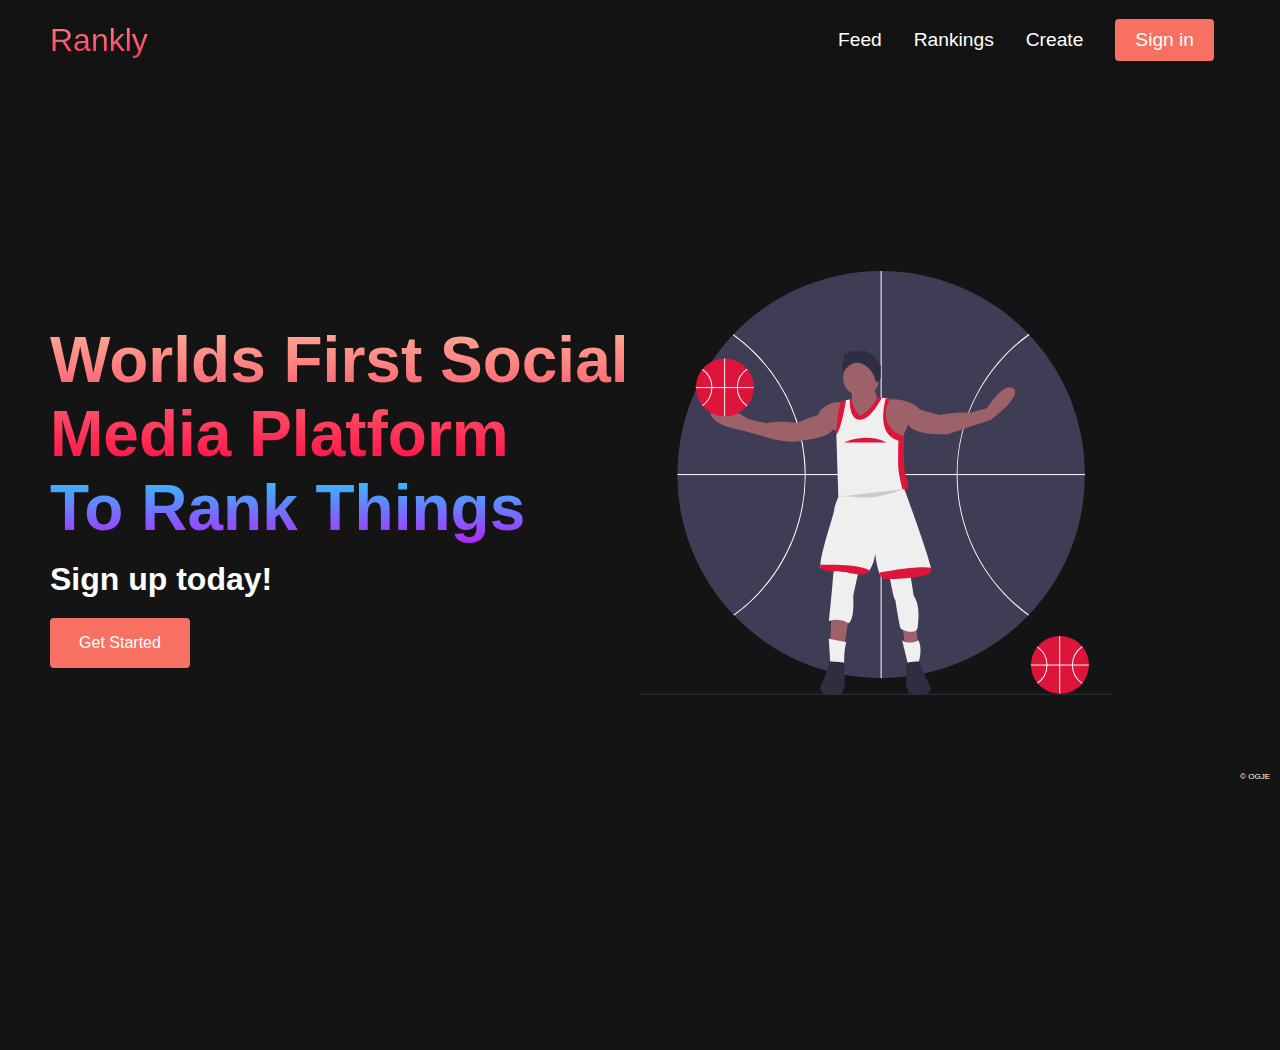
<file: index.html>
<!DOCTYPE html>
<html lang="en">
<head>
    <meta charset="UTF-8">
    <meta http-equiv="X-UA-Compatible" content="IE=edge">
    <meta name="viewport" content="width=device-width, initial-scale=1.0">
    <title>RANKLY</title>
    <link rel="stylesheet" href="ranklyhomepage.css">
    <link rel="stylesheet" href="https://fonts.googleapis.com/css2?family=Kumbh
    +Sans:wght@400;700&display=swap" 
  >
</head>
<body>
    <nav class="navbar">
        <div class="navbar__container">
            <a href="index.html" id="navbar__logo">Rankly</a>
            <div class="navbar__toggle" id="mobile-menu">
                <span class="bar"></span>
                <span class="bar"></span>
                <span class="bar"></span>
            </div>
            <ul class="navbar__menu">
                <li class="navbar__item">
                    <a href="feed.html" class="navbar__links"> Feed </a>
                </li>
                <li class="navbar__item">
                    <a href="rankings.html" class="navbar__links"> Rankings </a>
                </li>
                <li class="navbar__item">
                    <a href="create.html" class="navbar__links"> Create </a>
                </li>
                <li class="navbar__btn">
                    <a href="account.html" class="button"> Sign in </a>
                </li>
            </ul>
        </div>
    </nav>
    <!--Hero Section-->
    <div class="main">
        <div class="main__container">
            <div class="main__content">
                <h1>Worlds First Social Media Platform</h1>
                <h2>To Rank Things</h2>
                <p>Sign up today!</p>
                <a href="account.html" class="click_me_button"> Get Started </a>
            </div>
            <div class="main__image--container">
                <img src="images/pic1.svg" alt="pic" id="main__img">
            </div>
        </div>  
    </div>  
    <script src='app.js'></script>
    <div class="footer__container">
        <p class="website__rights">© OGJE</p>
        
    </div>
</body>
</html>
</file>
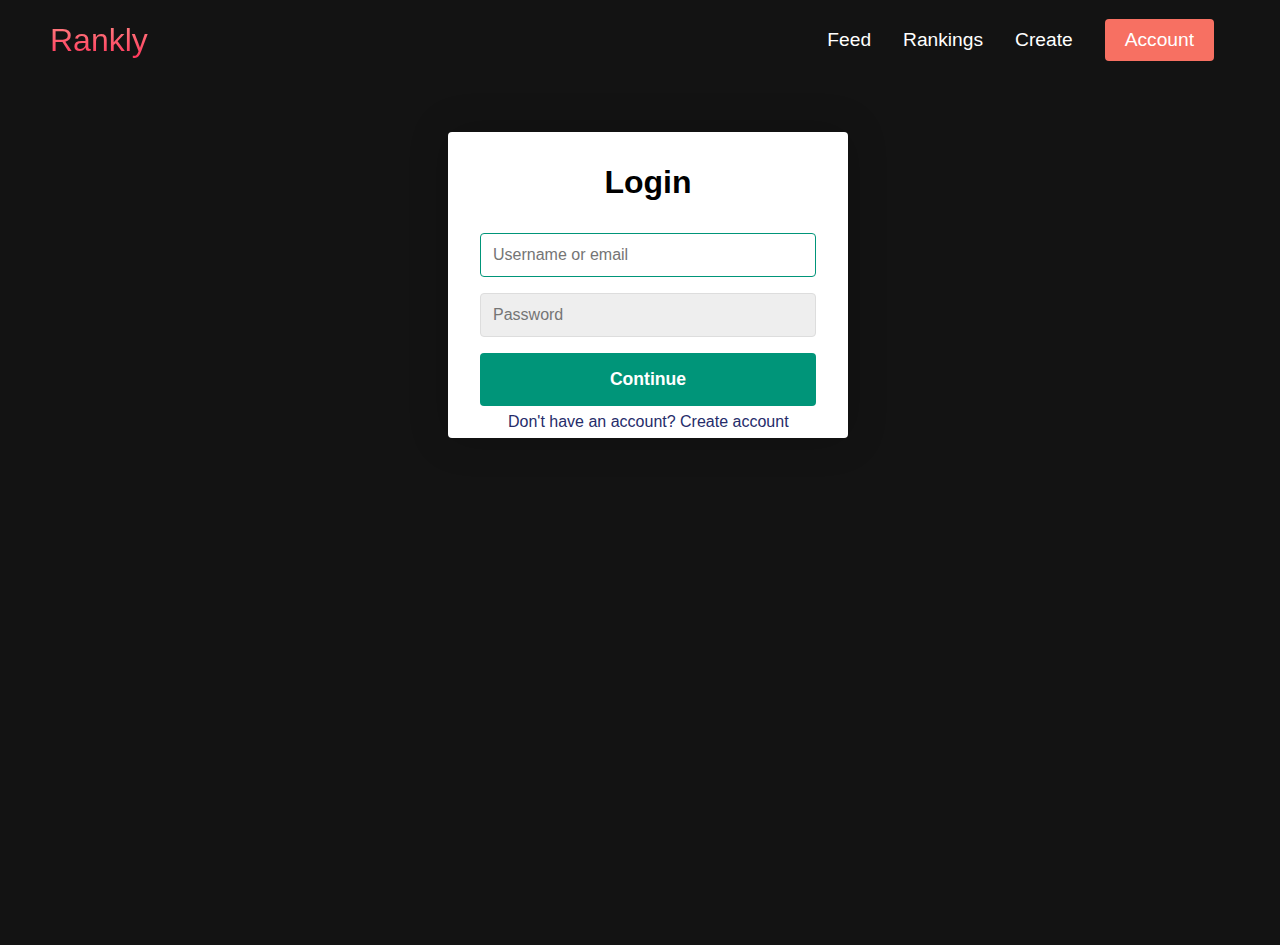
<file: account.html>
<!DOCTYPE html>
<head>
    <meta name="viewport" content="width=device-width, initial-scale=1.0">
    <meta charset="utf-8">
    <title>Login / Sign Up Form</title>
    <link rel="shortcut icon" href="/assets/favicon.ico">
    <link rel="stylesheet" href="account.css">
</head>
<body>
    <nav class="navbar">
        <div class="navbar__container">
            <a href="ranklyhomepage.html" id="navbar__logo">Rankly</a>
            <div class="navbar__toggle" id="mobile-menu">
                <span class="bar"></span>
                <span class="bar"></span>
                <span class="bar"></span>
            </div>
            <ul class="navbar__menu">
                <li class="navbar__item">
                    <a href="feed.html" class="navbar__links"> Feed </a>
                </li>
                <li class="navbar__item">
                    <a href="rankings.html" class="navbar__links"> Rankings </a>
                </li>
                <li class="navbar__item">
                    <a href="create.html" class="navbar__links"> Create </a>
                </li>
                <li class="navbar__btn">
                    <a href="account.html" class="button"> Account </a>
                </li>
            </ul>
        </div>
    </nav>
         <div class="container">
            <form class="form" id="login" action="http://localhost:3000/login" method="POST">
                <h1 class="form__title">Login</h1>
                <div class="form__message form__message--error"></div>
                <div class="form__input-group">
                    <input type="text" name="username" class="form__input" autofocus placeholder="Username or email">
                    <div class="form__input-error-message"></div>
                </div>
                <div class="form__input-group">
                    <input type="password" name="password" class="form__input" autofocus placeholder="Password">
                    <div class="form__input-error-message"></div>
                </div>
                <button class="form__button" type="submit">Continue</button>
                <p class="form__text">
                    <a class="form__link" href="./" id="linkCreateAccount">Don't have an account? Create account</a>
                </p>
            </form>
            
                <form class="form form--hidden" id="createAccount" action="http://localhost:3000/register" method="post">
                <h1 class="form__title">Create Account</h1>
                <div class="form__message form__message--error"></div>
                <div class="form__input-group">
                    <input type="text" id="signupUsername" name="username" class="form__input" autofocus placeholder="Username">
                    <div class="form__input-error-message"></div>
                </div>
                <div class="form__input-group">
                    <input type="text" class="form__input" name="email" autofocus placeholder="Email Address">
                    <div class="form__input-error-message"></div>
                </div>
                <div class="form__input-group">
                    <input type="password" class="form__input" name="password" autofocus placeholder="Password">
                    <div class="form__input-error-message"></div>
                </div>
                <div class="form__input-group">
                    <input type="password" class="form__input" autofocus placeholder="Confirm password">
                    <div class="form__input-error-message"></div>
                </div>
                <button class="form__button" type="submit">Continue</button>
                <p class="form__text5">
                    <a class="form__link" href="./" id="linkLogin">Already have an account? Sign in</a>
                </p>
            </form>
        </div>
   
    <script src="account.js"></script>
</body>
</file>
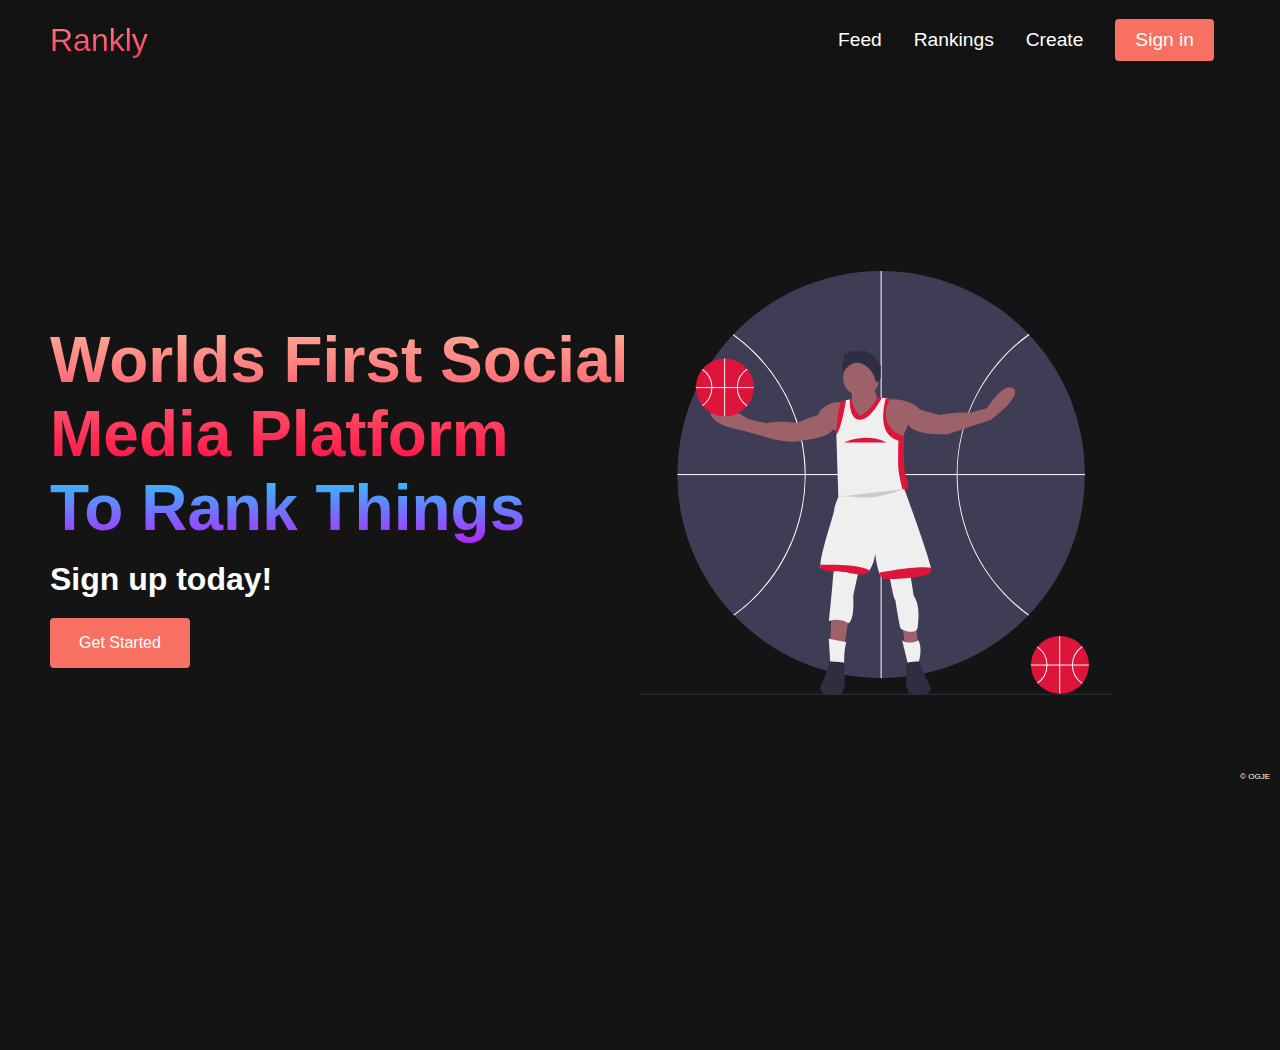
<file: ranklyhomepage.html>
<!DOCTYPE html>
<html lang="en">
<head>
    <meta charset="UTF-8">
    <meta http-equiv="X-UA-Compatible" content="IE=edge">
    <meta name="viewport" content="width=device-width, initial-scale=1.0">
    <title>RANKLY</title>
    <link rel="stylesheet" href="ranklyhomepage.css">
    <link rel="stylesheet" href="https://fonts.googleapis.com/css2?family=Kumbh
    +Sans:wght@400;700&display=swap" 
  >
</head>
<body>
    <nav class="navbar">
        <div class="navbar__container">
            <a href="ranklyhomepage.html" id="navbar__logo">Rankly</a>
            <div class="navbar__toggle" id="mobile-menu">
                <span class="bar"></span>
                <span class="bar"></span>
                <span class="bar"></span>
            </div>
            <ul class="navbar__menu">
                <li class="navbar__item">
                    <a href="feed.html" class="navbar__links"> Feed </a>
                </li>
                <li class="navbar__item">
                    <a href="rankings.html" class="navbar__links"> Rankings </a>
                </li>
                <li class="navbar__item">
                    <a href="create.html" class="navbar__links"> Create </a>
                </li>
                <li class="navbar__btn">
                    <a href="account.html" class="button"> Sign in </a>
                </li>
            </ul>
        </div>
    </nav>
    <!--Hero Section-->
    <div class="main">
        <div class="main__container">
            <div class="main__content">
                <h1>Worlds First Social Media Platform</h1>
                <h2>To Rank Things</h2>
                <p>Sign up today!</p>
                <a href="account.html" class="click_me_button"> Get Started </a>
            </div>
            <div class="main__image--container">
                <img src="images/pic1.svg" alt="pic" id="main__img">
            </div>
        </div>  
    </div>  
    <script src='app.js'></script>
    <div class="footer__container">
        <p class="website__rights">© OGJE</p>
        
    </div>
</body>
</html>
</file>
<file: ranklyhomepage.css>
* { 
    box-sizing: border-box;
    margin: 0;
    padding: 0;
    font-family: 'kumbh Sans', sans-serif;
}

.navbar {
    background: #131313;
    height: 80px;
    display: flex;
    justify-content: center;
    align-items: center; 
    font-size: 1.2rem;
    position: sticky;
    top: 0;
    z-index: 999;
}

.navbar__container {
    display: flex;
    justify-content: space-between;
    height: 80px;
    z-index: 1;
    width: 100%;
    max-width: 1300px;
    margin: 0 auto;
    padding: 0 50px;
}

#navbar__logo {
    background-color: #ff8177;
    background-image: linear-gradient(to top, #ff0844 0%, #ffb199 100%);
    background-size: 100%;
    -webkit-background-clip: text;
    -moz-background-clip: text;
    -webkit-text-fill-color: transparent;
    -moz-text-fill-color: transparent;
    display: flex;
    align-items: center;
    cursor: pointer;
    text-decoration: none;
    font-size: 2rem;
}

.fa-gem {
    margin-right: .5rem;
}

.navbar__menu {
    display: flex;
    align-items: center;
    list-style: none;
    text-align: center;
}

.navbar__item {
    height: 80px;
}

.navbar__links {
    color: #fff;
    display: flex;
    align-items: center;
    justify-content: center;
    text-decoration: none;
    padding: 0 1rem;
    height: 100%;
}

.navbar__btn {
    display: flex;
    justify-content: center;
    align-items: center;
    padding: 0 1rem;
    width: 100%;
}

.button {
    display: flex;
    justify-content: center;
    align-items: center;
    text-decoration: none;
    padding: 10px 20px;
    height: 100%;
    width: 100%;
    border: none;
    outline: none;
    border-radius: 4px;
    background: #f77062;
    color: #fff;
}

.button:hover {
    background: #4837ff;
    transition: all .3s ease;
} 

.click_me_button {
    display: flex;
    position: relative;
    top: 20px;
    justify-content: center;
    align-items: center;
    text-decoration: none;
    padding: 10px 20px;
    height: 50px;
    width: 140px;
    border: none;
    outline: none;
    border-radius: 4px;
    background: #f77062;
    color: #fff;
}

.click_me_button:hover {
    background: #4837ff;
    transition: all .3s ease;
} 

.navbar__links:hover {
    color: #f77062;
    transition: all .3s ease;
}

/*@media screen and (max-width: 960px) {
    .navbar__container {
        display: flex;
        justify-content: space-between;
        height: 80px;
        z-index: 1;
        width: 100%;
        max-width: 1300px;
        padding: 0;
    }

    .navbar__menu {
        display: grid;
        grid-template-columns: auto;
        margin: 0;
        width: 100%;
        position: absolute;
        top: -1000px;
        opacity: 0;
        transition: all 0.5s ease;
        height: 50vh;
        z-index: -1;
        background: #131313;
    }

    .navbar__menu.active {
        background: #131313;
        top: 100%;
        opacity: 1;
        transition: all 0.5s ease;
        z-index: 99;
        height: 50vh;
        font-size: 1.6rem;
    }

    #navbar__logo {
        padding-left: 25px;
    }

    .navbar__toggle .bar {
        width: 25px;
        height: 3px;
        margin: 5px auto;
        transition: all 0.3s ease-in-out;
        background: #fff;
    }

    .navbar__item{
        width: 100%;
    }

    .navbar__links{
        text-align: center;
        padding: 2rem;
        width: 100%;
        display: table;
    }

    #mobile-menu {
        position: absolute;
        top: 20%;
        right: 5%;
        transform: translate(5%, 20%);
    }

    .navbar__btn {
        padding-bottom: 2rem;
    }
    .button {
        display: flex;
        justify-content: center;
        align-items: center;
        width: 80%;
        height: 80px;
        margin: 0;
    }

    .navbar__toggle .bar {
        display: block;
        cursor: pointer;
    }

    #mobile-menu.is-active .bar:nth-child(2) {
        opacity: 0;
    }
    #mobile-menu.is-active .bar:nth-child(1) {
       transform: translateY(8px) rotate(45deg);
    }
    #mobile-menu.is-active .bar:nth-child(3) {
        transform: translateY(-8px) rotate(-45deg);
     }
    
}
*/

/*hero section css */

.main {
    background-color: #141414;
}

.main__container {
    display: grid;
    grid-template-columns: 1fr 1fr;
    align-items: center;
    justify-self: center;
    margin: 0 auto;
    height: 90vh;
    background-color: #141414;
    z-index: 1;
    width: 100%;
    max-width: 1300px;
    padding: 0 50px;
}

.main__content h1 {
    font-size: 4rem;
    background-color: #ff8177;
    background-image: linear-gradient(to top, #ff0844 0%, #ffb199 100%);
    background-size: 100%;
    -webkit-background-clip: text;
    -moz-background-clip: text;
    -webkit-text-fill-color: transparent;
    -moz-text-fill-color: transparent;
    
}

.main__content h2 {
    font-size: 4rem;
    background-color: #ff8177;
    background-image: linear-gradient(to top, #b721ff 0%, #21d4fd 100%);
    background-size: 100%;
    -webkit-background-clip: text;
    -moz-background-clip: text;
    -webkit-text-fill-color: transparent;
    -moz-text-fill-color: transparent;
}

.main__content p {
    margin-top: 1rem;
    font-size: 2rem;
    font-weight: 700;
    color: #fff;
}

.main__btn {
    font-size: 1rem;
    background-image: linear-gradient(to top, #f77062 0%, #fe5196 100%);
    padding: 14px 32px;
    border: none;
    border-radius: 4px;
    color: #fff;
    margin-top: 2rem;
    cursor: pointer;
    position: relative;
    transition: all .35s;
    outline: none;
}

.main__btn a {
    z-index: 2;
    color: #fff;
    text-decoration: none;
}

.main__btn:after {
    position: absolute;
    content: '';
    top: 0;
    left: 0;
    width: 0;
    height: 100%;
    background: #4837ff;
    transition: all .35s;
    border-radius: 4px;
}

.main__btn:hover {
    color: #fff;
}

.main__btn:hover:after {
    width: 100%;
}

.main__img--container {
    text-align: center;
}

#main__img {
    height: 80%;
    width: 80%;
}

/* mobile responsive 
@media screen and (max-width: 1000px) {
    .main__container {
        display: grid;
        grid-template-columns: auto;
        align-items: center;
        justify-self: center;
        width: 100%;
        margin: 0 auto;
        height: 90vh;
    }
    .main__content {
        text-align: center;
        margin-bottom: 4rem;
    }
    .main__content h1 {
        font-size: 2.5rem;
        margin-top: 2rem;
    }

    .main__content h2 {
        font-size: 3rem;

    }
    .main__content p {
        margin-top: 1rem;
        font-size: 1.5rem;
    }
}

@media screen and (max-width: 480px) {
    .main__content h1 {
        font-size: 2rem;
        margin-top: 3rem;
    }

    .main__content h2 {
        font-size: 2rem;

    }
    .main__content p {
        margin-top: 2rem;
        font-size: 1.5rem;
    }
    .main__btn {
        padding: 12px 36px;
        margin: 2.5rem 0;
    }
}
*/

.footer__container{
    background-color: #131313;
    padding: 5rem 0;
    display: flex;
    flex-direction: column;
    justify-content: center;
    align-items: center;
}

.website__rights{
    position: absolute;
    right: 10px;
    top: 772px;
    color: #fff;
    font-size: 6pt;
}
</file>
<file: account.css>
* { 
    box-sizing: border-box;
    margin: 0;
    padding: 0;
    font-family: 'kumbh Sans', sans-serif;
}

.navbar {
    background: #131313; 
    height: 80px;
    display: flex;
    justify-content:center;
    align-items:center; 
    font-size: 1.2rem;
    position: sticky;
    top: 0;
    z-index: 999;
}

.navbar__container {
    display: flex;
    justify-content: space-between;
    height: 80px;
    z-index: 1;
    width: 100%;
    max-width: 1300px;
    margin: 0 auto;
    padding: 0 50px;
}

#navbar__logo {
    background-color: #ff8177;
    background-image: linear-gradient(to top, #ff0844 0%, #ffb199 100%);
    background-size: 100%;
    -webkit-background-clip: text;
    -moz-background-clip: text;
    -webkit-text-fill-color: transparent;
    -moz-text-fill-color: transparent;
    display: flex;
    align-items: center;
    cursor: pointer;
    text-decoration: none;
    font-size: 2rem;
}

.fa-gem {
    margin-right: .5rem;
}

.navbar__menu {
    display: flex;
    align-items: center;
    list-style: none;
    text-align: center;
}

.navbar__item {
    height: 80px;
}

.navbar__links {
    color: #fff;
    display: flex;
    align-items: center;
    justify-content: center;
    text-decoration: none;
    padding: 0 1rem;
    height: 100%;
}

.navbar__btn {
    display: flex;
    justify-content: center;
    align-items: center;
    padding: 0 1rem;
    width: 100%;
}

.button {
    display: flex;
    justify-content: center;
    align-items: center;
    text-decoration: none;
    padding: 10px 20px;
    height: 100%;
    width: 100%;
    border: none;
    outline: none;
    border-radius: 4px;
    background: #f77062;
    color: #fff;
}

.button:hover {
    background: #4837ff;
    transition: all .3s ease;
} 

.click_me_button {
    display: flex;
    position: relative;
    top: 20px;
    justify-content: center;
    align-items: center;
    text-decoration: none;
    padding: 10px 20px;
    height: 50px;
    width: 140px;
    border: none;
    outline: none;
    border-radius: 4px;
    background: #f77062;
    color: #fff;
}

.click_me_button:hover {
    background: #4837ff;
    transition: all .3s ease;
} 

.navbar__links:hover {
    color: #f77062;
    transition: all .3s ease;
}

body {
    --color-primary: #009579;
    --color-primary-dark: #007f67;
    --color-secondary: #252c6a;
    --color-error: #cc3333;
    --color-success: #4bb544;
    --border-radius: 4px;

    margin: 0;
    height: 105vh;
    display: center;
    align-items: center;
    justify-content: center;
    font-size: 18px;
    background: #131313;
    background-size: cover;
}

.container {
    width: 400px;
    max-width: 400px;
    margin: 2rem;
    padding: 2rem;
    box-shadow: 0 0 40px rgba(0, 0, 0, 0.2);
    border-radius: var(--border-radius);
    background: #ffffff;
    position: absolute;
    right:400px;
    top: 100px;
}

.container,
.form__input,
.form__button {
    font: 500 1rem 'Quicksand', sans-serif;
}

.form--hidden {
    display: none;
}

.form > *:first-child {
    margin-top: 0;
}

.form > *:last-child {
    margin-bottom: 0;
}

.form__title {
    margin-bottom: 2rem;
    text-align: center;
}

.form__message {
    text-align: center;
    margin-bottom: 1rem;
}

.form__message--success {
    color: var(--color-success);
}

.form__message--error {
    color: var(--color-error);
}

.form__input-group {
    margin-bottom: 1rem;
}

.form__input {
    display: block;
    width: 100%;
    padding: 0.75rem;
    box-sizing: border-box;
    border-radius: var(--border-radius);
    border: 1px solid #dddddd;
    outline: none;
    background: #eeeeee;
    transition: background 0.2s, border-color 0.2s;
}

.form__input:focus {
    border-color: var(--color-primary);
    background: #ffffff;
}

.form__input--error {
    color: var(--color-error);
    border-color: var(--color-error);
}

.form__input-error-message {
    margin-top: 0.5rem;
    font-size: 0.85rem;
    color: var(--color-error);
}

.form__button {
    width: 100%;
    padding: 1rem 2rem;
    font-weight: bold;
    font-size: 1.1rem;
    color: #ffffff;
    border: none;
    border-radius: var(--border-radius);
    outline: none;
    cursor: pointer;
    background: var(--color-primary);
}

.form__button:hover {
    background: var(--color-primary-dark);
}

.form__button:active {
    transform: scale(0.98);
}

.form__text {
    text-align: center;
    position: absolute;
    bottom: 7px;
    left: 60px;
}

.form__text5 {
    text-align: center;
    position: absolute;
    bottom: 7px;
    left: 80px;
}

.form__link {
    color: var(--color-secondary);
    text-decoration: none;
    cursor: pointer;
}

.form__link:hover {
    text-decoration: underline;
}
</file>
